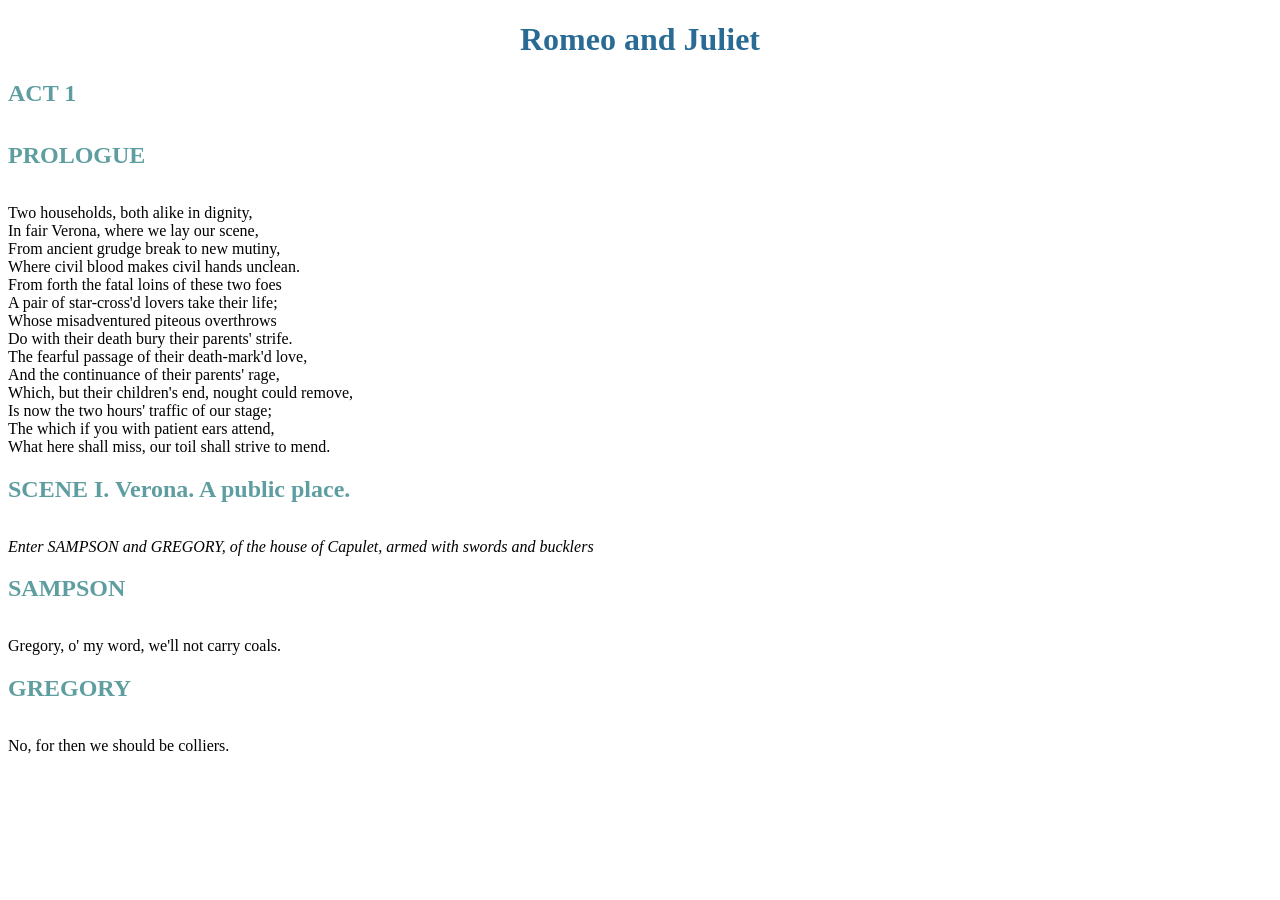
<file: dz1/index.html>
<!DOCTYPE html>
<html lang="en">
<head>
    <meta charset="UTF-8">
    <meta name="viewport" content="width=device-width, initial-scale=1.0">
    <title>Document</title>
    <link rel="stylesheet" href="style.css">
</head>
<body>
    <h1 class="page-title">Romeo and Juliet</h1>
    <h2>ACT 1</h2>
    <h2>PROLOGUE</h2>
    <p>
        Two households, both alike in dignity,<br>
In fair Verona, where we lay our scene,<br>
From ancient grudge break to new mutiny,<br>
Where civil blood makes civil hands unclean. <br>
From forth the fatal loins of these two foes <br> 
A pair of star-cross'd lovers take their life; <br>
Whose misadventured piteous overthrows <br>
Do with their death bury their parents' strife. <br>
The fearful passage of their death-mark'd love, <br>
And the continuance of their parents' rage, <br>
Which, but their children's end, nought could remove, <br>
Is now the two hours' traffic of our stage; <br>
The which if you with patient ears attend, <br>
What here shall miss, our toil shall strive to mend.<br>
    </p>

    <h2>SCENE I. Verona. A public place.</h2>
    <p style="font-style: italic;">Enter SAMPSON and GREGORY, of the house of Capulet, armed with swords and bucklers</p>

    <h2>SAMPSON</h2>
    <p>Gregory, o' my word, we'll not carry coals.</p>

    <h2>GREGORY</h2>
    <p>No, for then we should be colliers.</p>

</body>
</html>
</file>
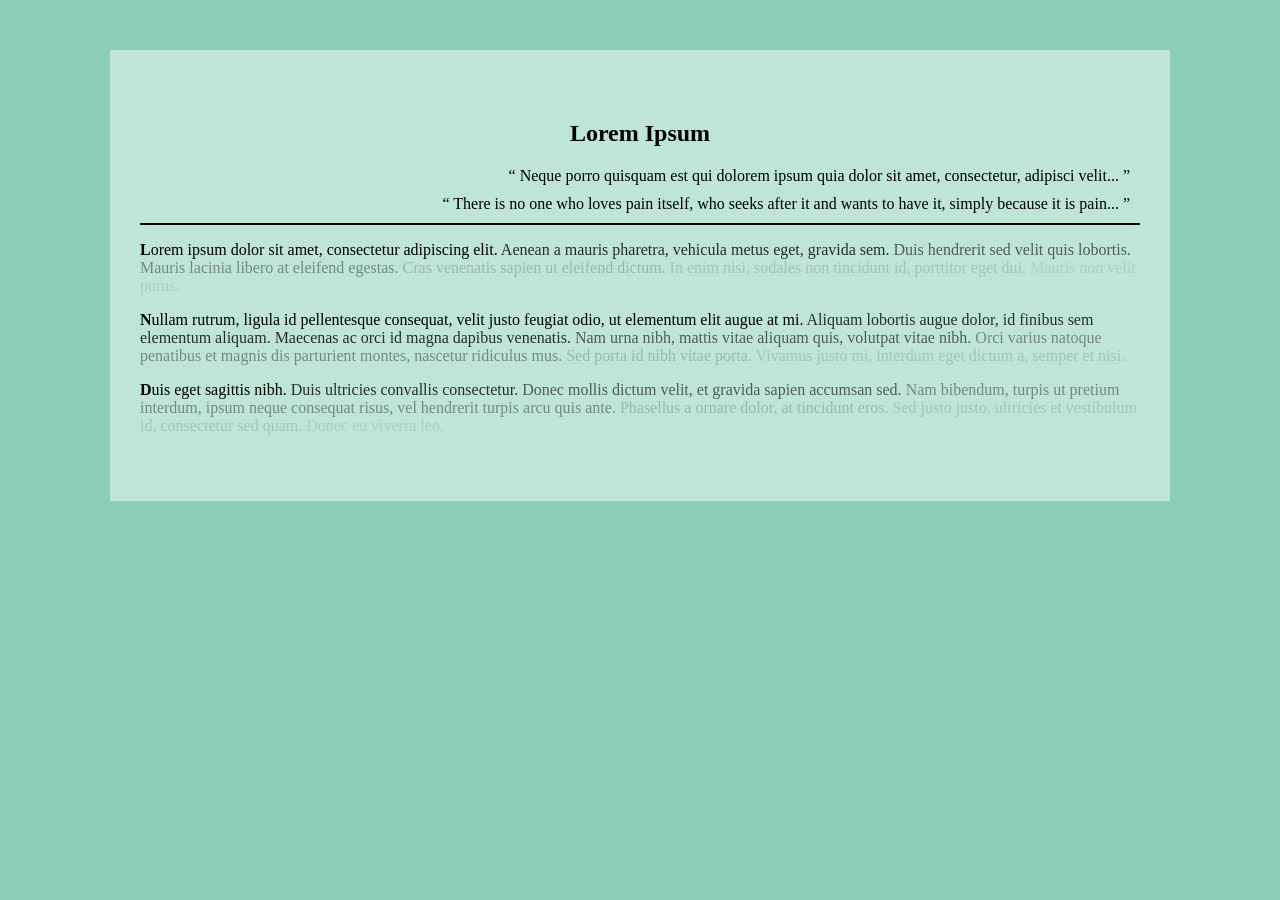
<file: dz3/index.html>
<!DOCTYPE html>
<html lang="en">
<head>
    <meta charset="UTF-8">
    <meta name="viewport" content="width=device-width, initial-scale=1.0">
    <title>Document</title>
    <link rel="stylesheet" href="style.css">
</head>
<body style="background-color: rgb(139, 205, 183);">
    <div class="container-one">
        <h2>Lorem Ipsum</h2>

        <q class="big-text">
            Neque porro quisquam est qui dolorem ipsum quia dolor sit amet, consectetur, adipisci velit...
        </q>

        <q class="small-text">
            There is no one who loves pain itself, who seeks after it and wants to have it, simply because it is pain...
        </q>

        <div class="line">

        </div>


        <p>
            <span class="sp-one"><b>L</b>orem ipsum dolor sit amet, consectetur adipiscing elit.</span>
            <span class="sp-two">Aenean a mauris pharetra, vehicula metus eget, gravida sem.</span> 
            <span class="sp-three">Duis hendrerit sed velit quis lobortis.</span>
            <span class="sp-four">Mauris lacinia libero at eleifend egestas.</span>
            <span class="sp-five">Cras venenatis sapien ut eleifend dictum.</span>
            <span class="sp-six">In enim nisi, sodales non tincidunt id, porttitor eget dui.</span> 
            <span class="sp-seven">Mauris non velit purus.</span>
        </p>

        <p>
          <span class="sp-one"></span><b>N</b>ullam rutrum, ligula id pellentesque consequat, velit justo feugiat odio, ut elementum elit augue at mi.</span> 
          <span class="sp-two">Aliquam lobortis augue dolor, id finibus sem elementum aliquam. Maecenas ac orci id magna dapibus venenatis.</span>
          <span class="sp-three">Nam urna nibh, mattis vitae aliquam quis, volutpat vitae nibh.</span>
          <span class="sp-four">Orci varius natoque penatibus et magnis dis parturient montes, nascetur ridiculus mus.</span>
          <span class="sp-five">Sed porta id nibh vitae porta.</span> 
          <span class="sp-six">Vivamus justo mi, interdum eget dictum a, semper et nisi.</span>
        </p>


        <p>
            <span class="sp-one"><b>D</b>uis eget sagittis nibh.</span> <span class="sp-two"> Duis ultricies convallis consectetur.</span> <span class="sp-three"> Donec mollis dictum velit, et gravida sapien accumsan sed.</span> <span class="sp-four">Nam bibendum, turpis ut pretium interdum, ipsum neque consequat risus, vel hendrerit turpis arcu quis ante.</span> <span class="sp-five"> Phasellus a ornare dolor, at tincidunt eros.</span> <span class="sp-six"> Sed justo justo, ultricies et vestibulum id, consectetur sed quam.</span> <span class="sp-seven">Donec eu viverra leo.</span> 
        </p>


    </div>
<!-- 
    <div class="container-two">

        <h2>Intersection</h2>

        <p>
            The intersection of two sets  <span>A</span> and <span>B</span>, denoted by A &cap; B, is the set of all objects that are members of both the sets A and B. In symbols,
        </p>

        <div class="formula">
            A &cap; B={x : x &isin;	A and x &isin;  B}
 
        </div>

        <p>
            That is, <span>x</span> is an element of the intersection A &cap; B if and only if <span>x</span> is both an element of <span>A</span> and an element of <span>B</span>.
        </p>

    </div> -->
</body>
</html>
</file>
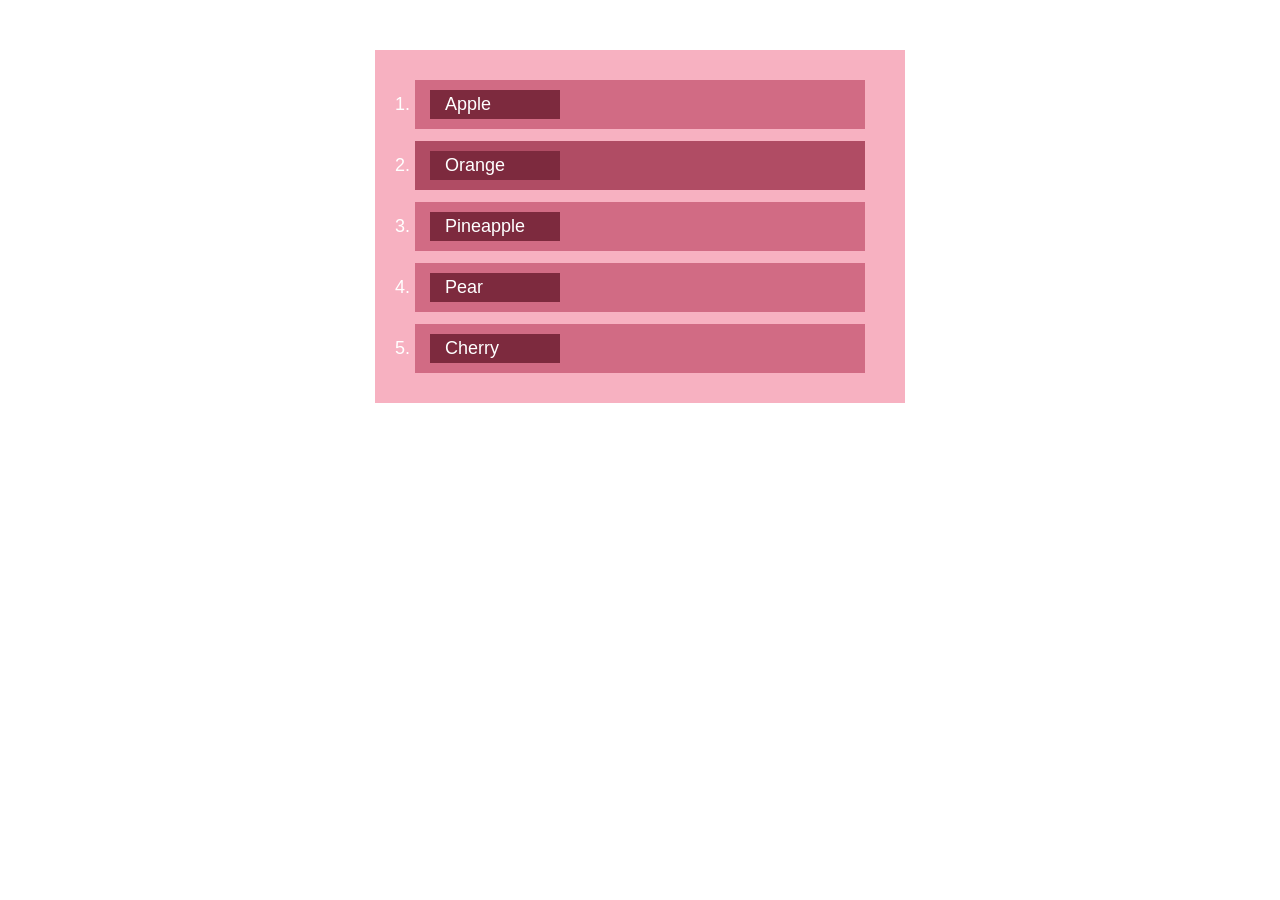
<file: dz4/index.html>
<!DOCTYPE html>
<html lang="ru">
<head>
    <meta charset="UTF-8">
    <title>Fruit List</title>
    <link rel="stylesheet" href="style.css">
</head>
<body>

    <!-- Упорядоченный список фруктов -->
    <ol class="fruit-list">
        <li><span>Apple</span></li>
        <!-- Добавляем класс 'active' для элемента с особым фоном -->
        <li class="active"><span>Orange</span></li>
        <li><span>Pineapple</span></li>
        <li><span>Pear</span></li>
        <li><span>Cherry</span></li>
    </ol>

</body>
</html>
</file>
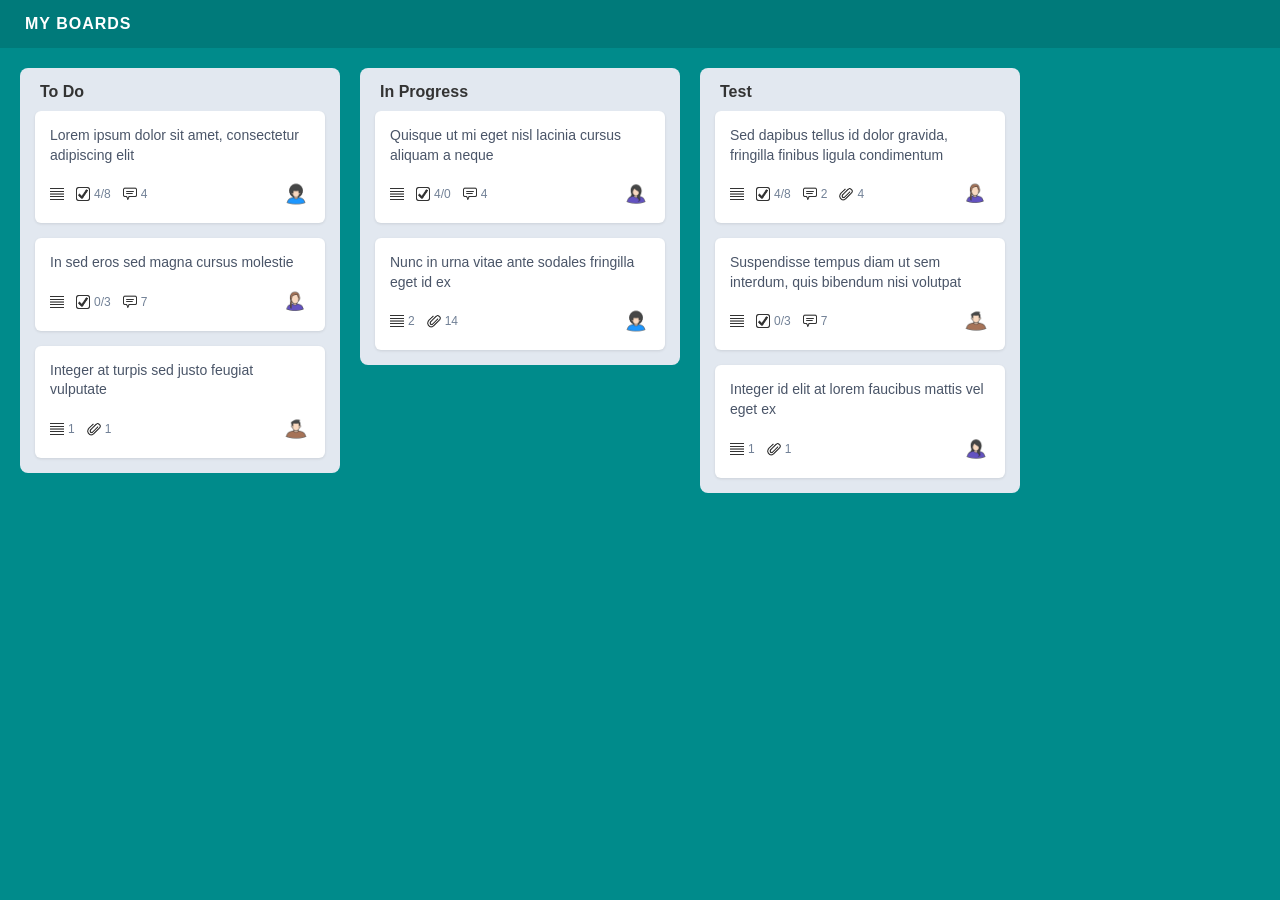
<file: dz5/index.html>
<!DOCTYPE html>
<html lang="ru">
<head>
    <meta charset="UTF-8">
    <title>My Boards</title>
    <link rel="stylesheet" href="style.css">
</head>
<body>

    <!-- Шапка страницы -->
    <header class="main-header">
        <h1>MY BOARDS</h1>
    </header>

    <!-- Контейнер для трех досок -->
    <main class="boards-container">
        
        <!-- Доска 1: To Do -->
        <section class="board">
            <h2 class="board-title">To Do</h2>
            <div class="board-cards">
                
                <div class="card">
                    <p class="card-text">Lorem ipsum dolor sit amet, consectetur adipiscing elit</p>
                    <div class="card-footer">
                        <div class="card-stats">
                            <span><img src="icons/justify_26.png" alt=""></span>
                            <span><img src="icons/checkbox_26.png" alt=""> 4/8</span>
                            <span><img src="icons/comments_26.png" alt=""> 4</span>
                        </div>
                        <img class="avatar" src="icons/avatar_1.png" alt="User">
                    </div>
                </div>

                <div class="card">
                    <p class="card-text">In sed eros sed magna cursus molestie</p>
                    <div class="card-footer">
                        <div class="card-stats">
                            <span><img src="icons/justify_26.png" alt=""></span>
                            <span><img src="icons/checkbox_26.png" alt=""> 0/3</span>
                            <span><img src="icons/comments_26.png" alt=""> 7</span>
                        </div>
                        <img class="avatar" src="icons/avatar_2.png" alt="User">
                    </div>
                </div>

                <div class="card">
                    <p class="card-text">Integer at turpis sed justo feugiat vulputate</p>
                    <div class="card-footer">
                        <div class="card-stats">
                            <span><img src="icons/justify_26.png" alt=""> 1</span>
                            <span><img src="icons/attach_26.png" alt=""> 1</span>
                        </div>
                        <img class="avatar" src="icons/avatar_3.png" alt="User">
                    </div>
                </div>

            </div>
        </section>

        <!-- Доска 2: In Progress -->
        <section class="board">
            <h2 class="board-title">In Progress</h2>
            <div class="board-cards">
                
                <div class="card">
                    <p class="card-text">Quisque ut mi eget nisl lacinia cursus aliquam a neque</p>
                    <div class="card-footer">
                        <div class="card-stats">
                            <span><img src="icons/justify_26.png" alt=""></span>
                            <span><img src="icons/checkbox_26.png" alt=""> 4/0</span>
                            <span><img src="icons/comments_26.png" alt=""> 4</span>
                        </div>
                        <img class="avatar" src="icons/avatar_4.png" alt="User">
                    </div>
                </div>

                <div class="card">
                    <p class="card-text">Nunc in urna vitae ante sodales fringilla eget id ex</p>
                    <div class="card-footer">
                        <div class="card-stats">
                            <span><img src="icons/justify_26.png" alt=""> 2</span>
                            <span><img src="icons/attach_26.png" alt=""> 14</span>
                        </div>
                        <img class="avatar" src="icons/avatar_1.png" alt="User">
                    </div>
                </div>

            </div>
        </section>

        <!-- Доска 3: Test -->
        <section class="board">
            <h2 class="board-title">Test</h2>
            <div class="board-cards">
                
                <div class="card">
                    <p class="card-text">Sed dapibus tellus id dolor gravida, fringilla finibus ligula condimentum</p>
                    <div class="card-footer">
                        <div class="card-stats">
                            <span><img src="icons/justify_26.png" alt=""></span>
                            <span><img src="icons/checkbox_26.png" alt=""> 4/8</span>
                            <span><img src="icons/comments_26.png" alt=""> 2</span>
                            <span><img src="icons/attach_26.png" alt=""> 4</span>
                        </div>
                        <img class="avatar" src="icons/avatar_2.png" alt="User">
                    </div>
                </div>

                <div class="card">
                    <p class="card-text">Suspendisse tempus diam ut sem interdum, quis bibendum nisi volutpat</p>
                    <div class="card-footer">
                        <div class="card-stats">
                            <span><img src="icons/justify_26.png" alt=""></span>
                            <span><img src="icons/checkbox_26.png" alt=""> 0/3</span>
                            <span><img src="icons/comments_26.png" alt=""> 7</span>
                        </div>
                        <img class="avatar" src="icons/avatar_3.png" alt="User">
                    </div>
                </div>

                <div class="card">
                    <p class="card-text">Integer id elit at lorem faucibus mattis vel eget ex</p>
                    <div class="card-footer">
                        <div class="card-stats">
                            <span><img src="icons/justify_26.png" alt=""> 1</span>
                            <span><img src="icons/attach_26.png" alt=""> 1</span>
                        </div>
                        <img class="avatar" src="icons/avatar_4.png" alt="User">
                    </div>
                </div>

            </div>
        </section>

    </main>

</body>
</html>
</file>
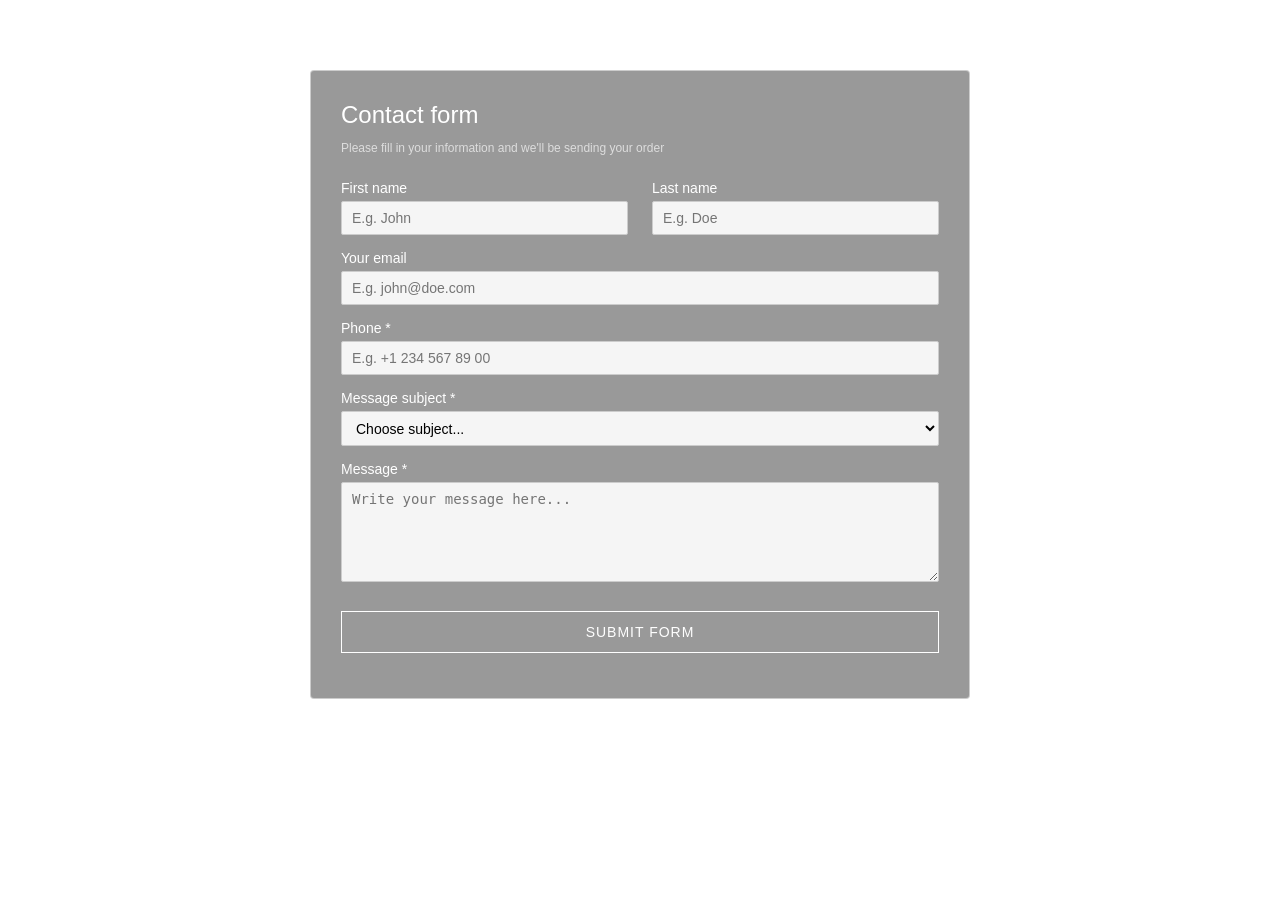
<file: dz6/index.html>
<!DOCTYPE html>
<html lang="ru">
<head>
    <meta charset="UTF-8">
    <title>Практическое задание 1 - Модуль 10</title>
    <link rel="stylesheet" href="style.css">
</head>
<body>

<div class="wrapper">
    <div class="contact-form">
        <h2>Contact form</h2>
        <p>Please fill in your information and we'll be sending your order</p>

        <form action="#" method="POST">
            
            <div class="form-row">
                <div class="half-width">
                    <label>First name</label>
                    <input type="text" class="input-text" placeholder="E.g. John">
                </div>
                <div class="half-width-right">
                    <label>Last name</label>
                    <input type="text" class="input-text" placeholder="E.g. Doe">
                </div>
                <div class="clear"></div>
            </div>

            <div class="form-row">
                <label>Your email</label>
                <input type="email" class="input-text" placeholder="E.g. john@doe.com" required>
            </div>

            <div class="form-row">
                <label>Phone *</label>
                <input type="text" class="input-text" placeholder="E.g. +1 234 567 89 00" required>
            </div>

            <div class="form-row">
                <label>Message subject *</label>
                <select class="input-text" required>
                    <option value="">Choose subject...</option>
                    <option value="support">Technical Support</option>
                    <option value="sales">Sales Department</option>
                    <option value="other">Other</option>
                </select>
            </div>

            <div class="form-row">
                <label>Message *</label>
                <textarea class="input-text" placeholder="Write your message here..." required></textarea>
            </div>

            <div class="form-row">
                <button type="submit" class="submit-btn">Submit Form</button>
            </div>

        </form>
    </div>
</div>

</body>
</html>
</file>
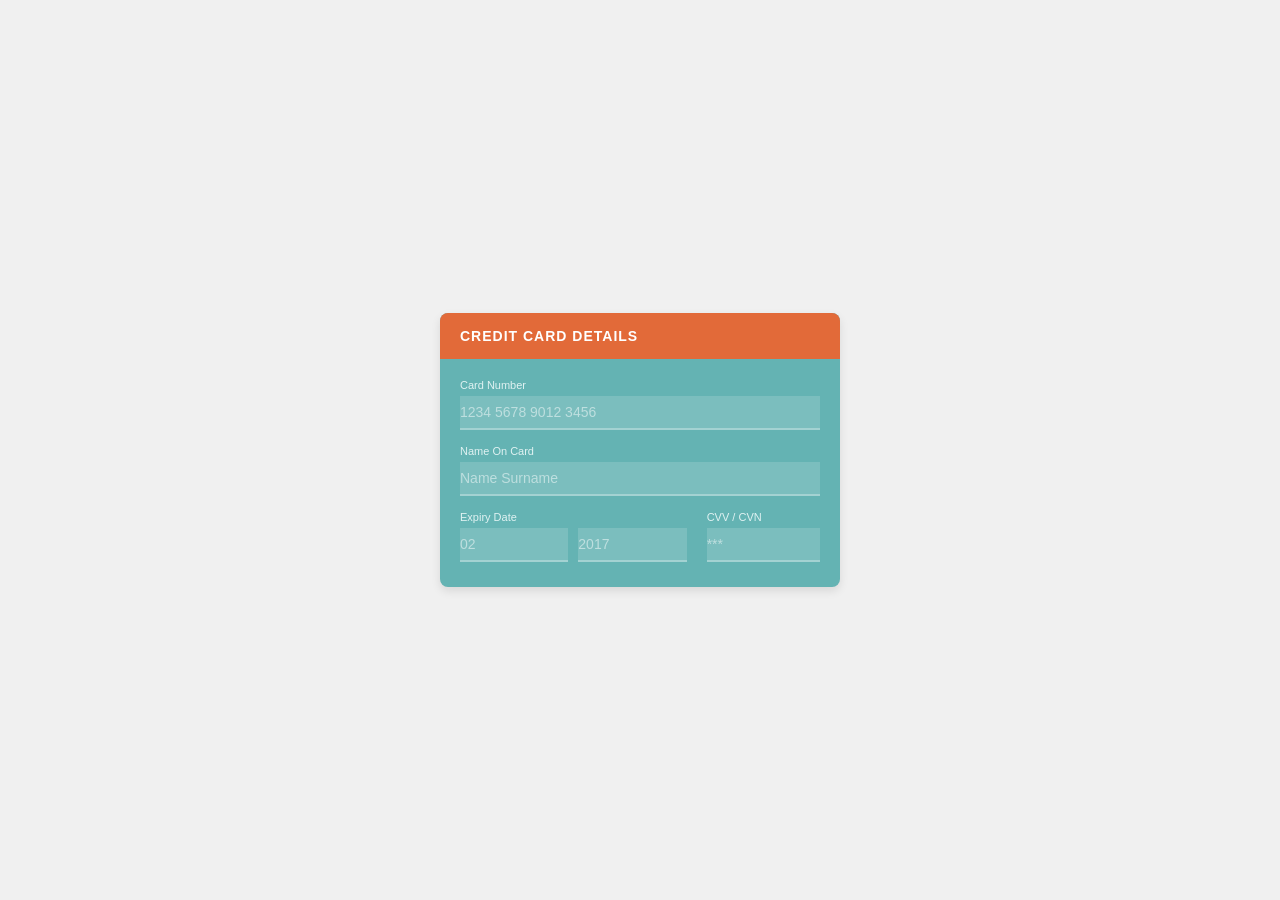
<file: dz7/index.html>
<!DOCTYPE html>
<html lang="ru">
<head>
    <meta charset="UTF-8">
    <meta name="viewport" content="width=device-width, initial-scale=1.0">
    <title>Credit Card Details</title>
    <link rel="stylesheet" href="style.css">
</head>
<body>

    <form class="card-form" onsubmit="return false;">
        <div class="form-header">CREDIT CARD DETAILS</div>

        <div class="input-group">
            <label for="card-number">Card Number</label>
            <input type="text" id="card-number" placeholder="1234 5678 9012 3456" maxlength="19">
        </div>

        <div class="input-group">
            <label for="card-holder">Name On Card</label>
            <input type="text" id="card-holder" placeholder="Name Surname">
        </div>

        <div class="form-row">
            <div class="expiry-block">
                <label>Expiry Date</label>
                <div class="expiry-inputs">
                    <input type="text" placeholder="02" maxlength="2">
                    <input type="text" placeholder="2017" maxlength="4">
                </div>
            </div>

            <div class="cvv-block">
                <label for="cvv">CVV / CVN</label>
                <input type="password" id="cvv" placeholder="***" maxlength="3">
            </div>
        </div>
    </form>

</body>
</html>
</file>
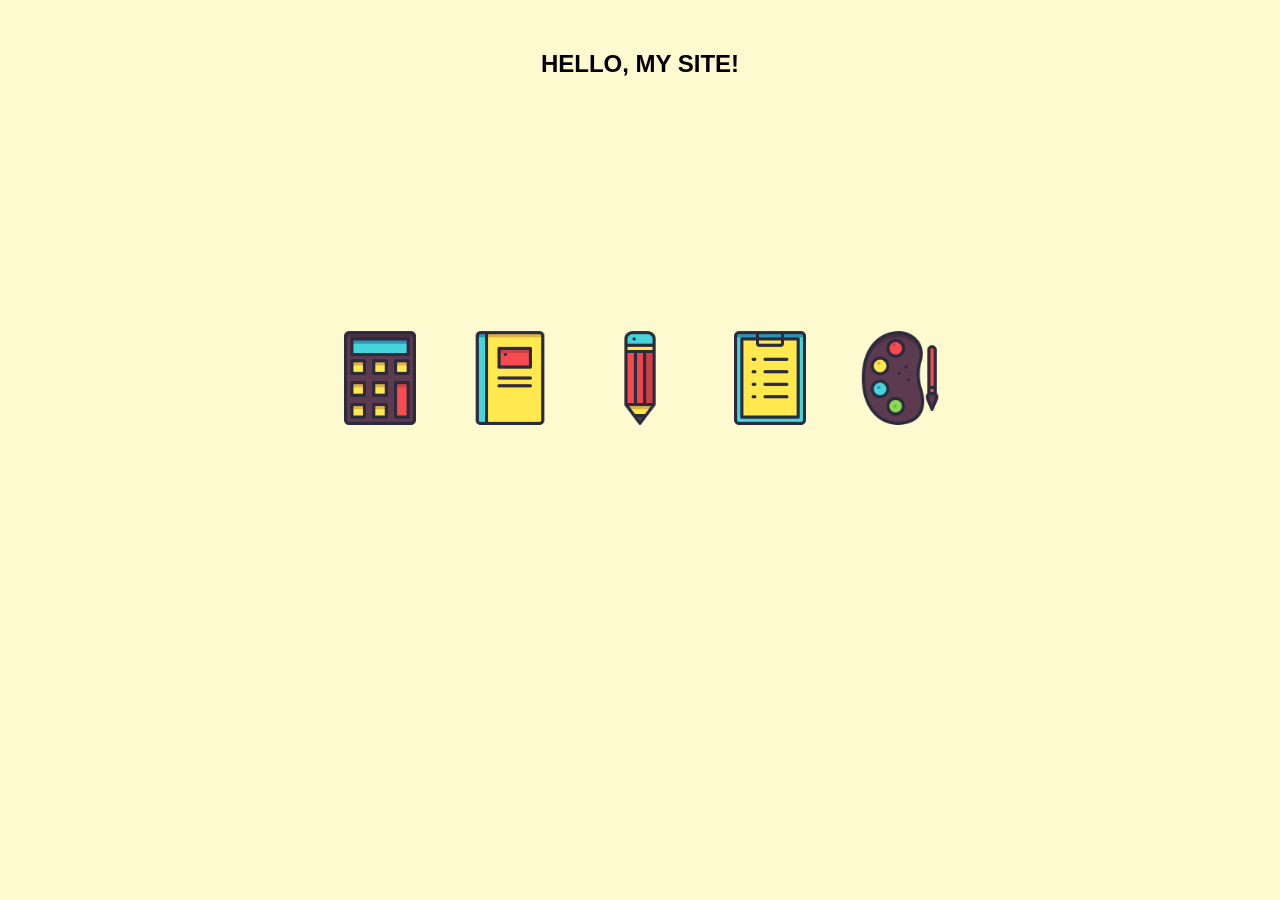
<file: dz8/index.html>
<!DOCTYPE html>
<html lang="ru">
<head>
    <meta charset="UTF-8">
    <title>Задание 3</title>
    <link rel="stylesheet" href="style.css">
</head>
<body>

    <h1>HELLO, MY SITE!</h1>

    <div class="container">
        <img src="icons/calc.png" alt="calc" class="icon i1">
        <img src="icons/book.png" alt="book" class="icon i2">
        <img src="icons/pencil.png" alt="pencil" class="icon i3">
        <img src="icons/paper.png" alt="paper" class="icon i4">
        <img src="icons/pallete.png" alt="pallete" class="icon i5">
    </div>

</body>
</html>
</file>
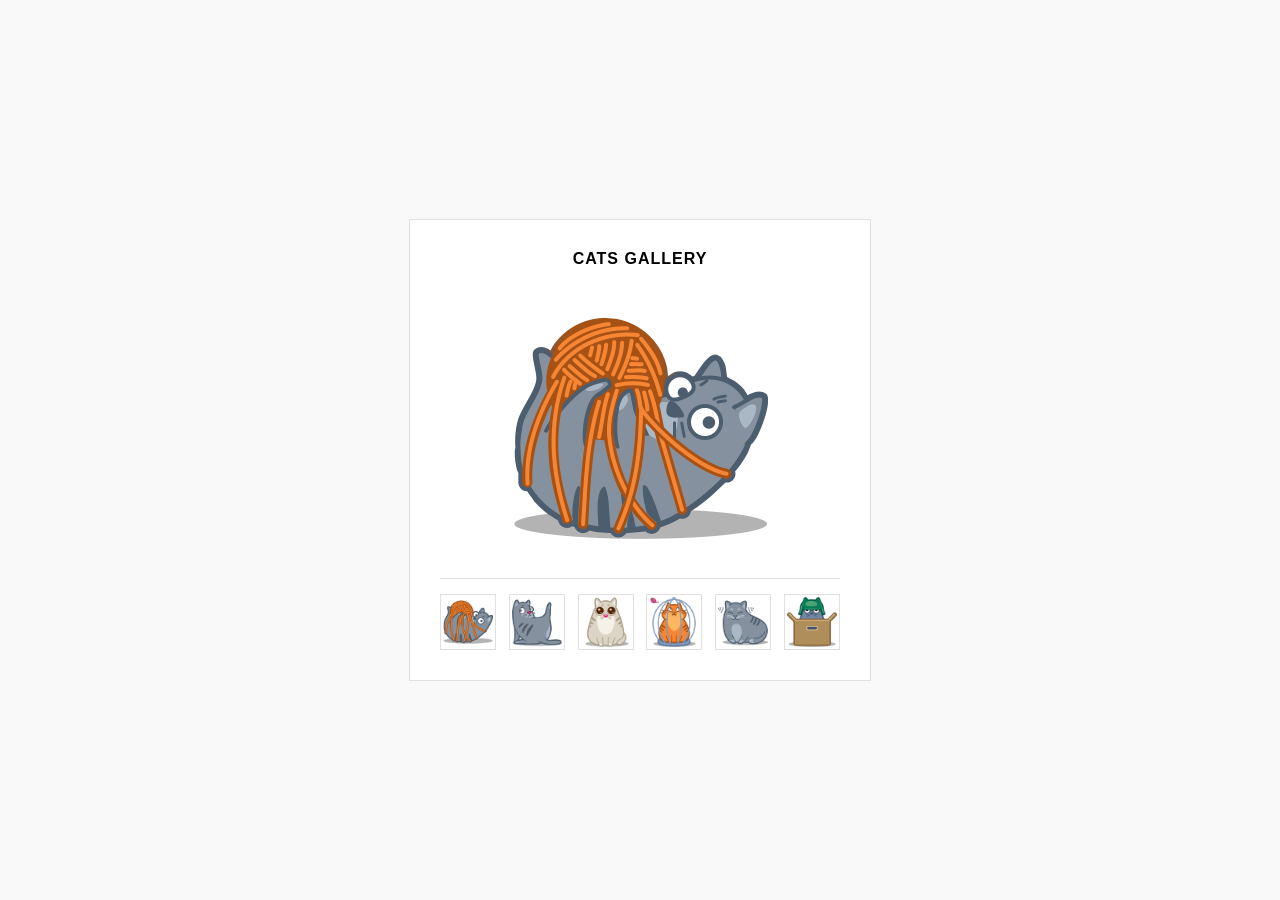
<file: dz2/wiki/gallery/index.html>
<!DOCTYPE html>
<html lang="ru">
<head>
    <meta charset="UTF-8">
    <title>Cats Gallery</title>
    <link rel="stylesheet" href="style.css">
</head>
<body>

<div class="gallery">
    <h1>CATS GALLERY</h1>
    
    <div class="big-image-container">
        <img id="main-pic" src="images/cat_tied_256.png" alt="Cat">
    </div>
    
    <div class="thumbnails-container">
        <img src="images/cat_tied_64.png" onclick="document.getElementById('main-pic').src='images/cat_tied_256.png'">
        <img src="images/cat_clean_64.png" onclick="document.getElementById('main-pic').src='images/cat_clean_256.png'">
        <img src="images/cat_eyes_64.png" onclick="document.getElementById('main-pic').src='images/cat_eyes_256.png'">
        <img src="images/cat_cage_64.png" onclick="document.getElementById('main-pic').src='images/cat_cage_256.png'">
        <img src="images/cat_purr_64.png" onclick="document.getElementById('main-pic').src='images/cat_purr_256.png'">
        <img src="images/cat_box_64.png" onclick="document.getElementById('main-pic').src='images/cat_box_256.png'">
    </div>
</div>

</body>
</html>
</file>
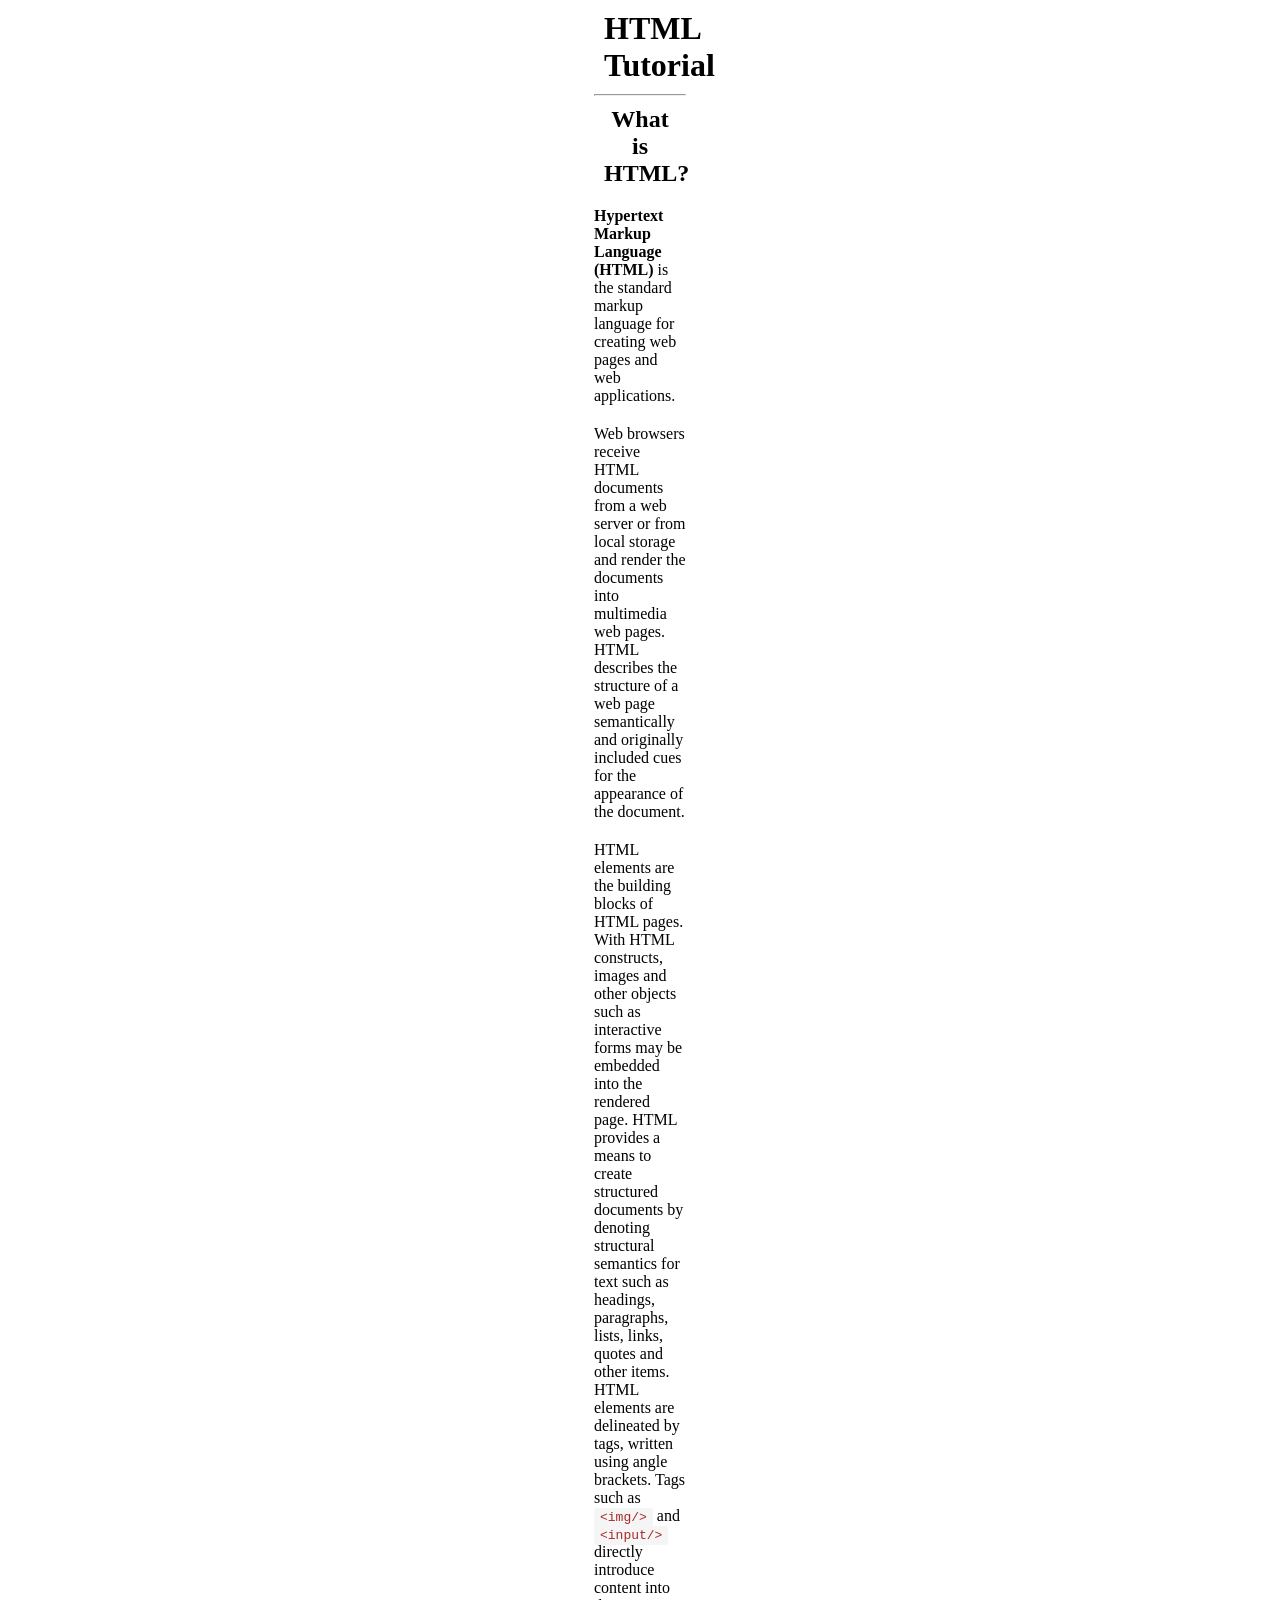
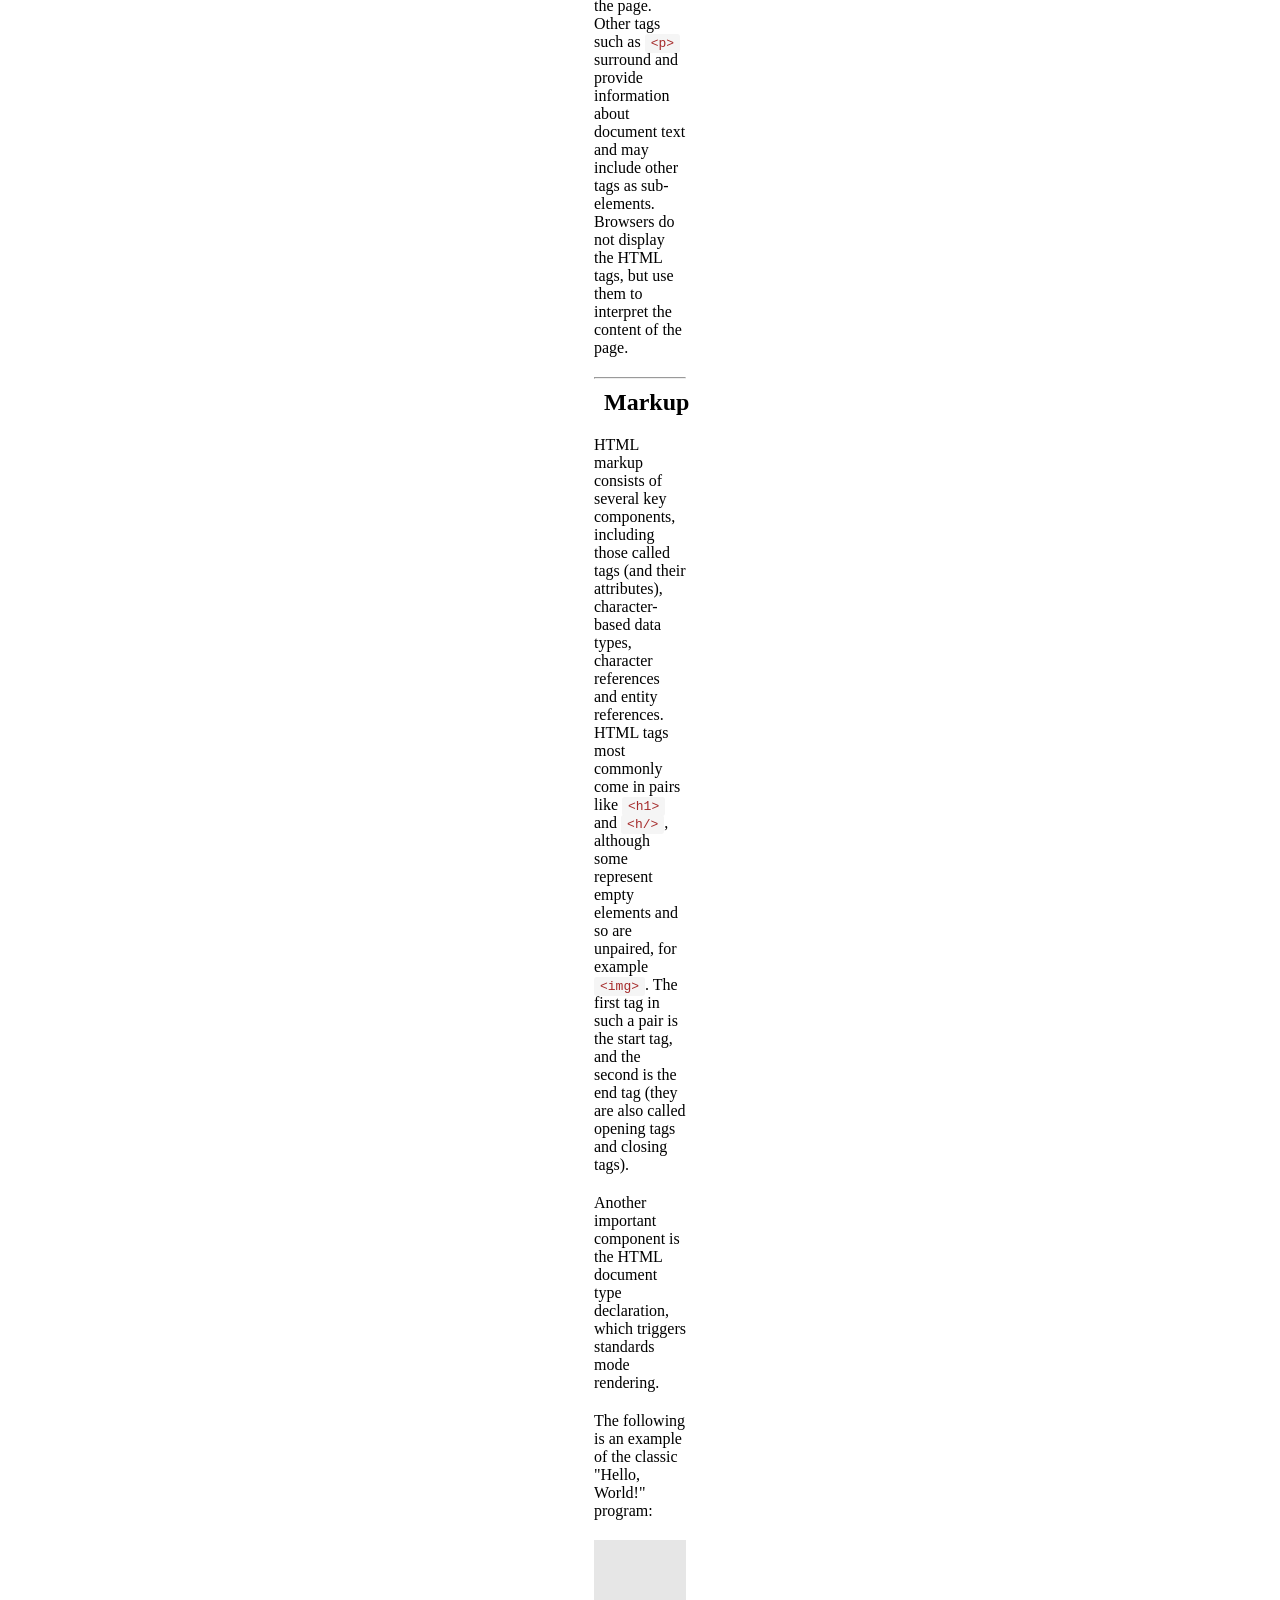
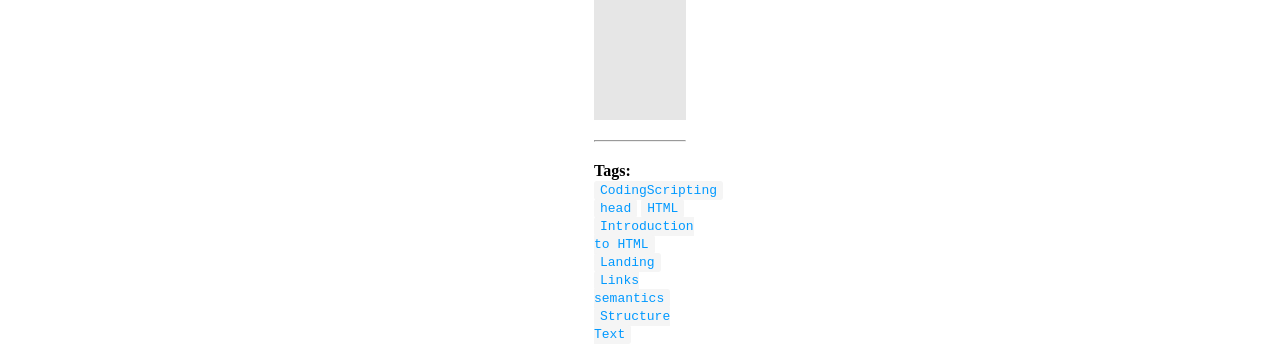
<file: dz1/html-tutorial.html>
<!DOCTYPE html>
<html lang="en">
<head>
    <meta charset="UTF-8">
    <meta name="viewport" content="width=device-width, initial-scale=1.0">
    <title>Document</title>
    <link rel="stylesheet" href="html-tutorial.css">
</head>
<body>
    <div class="main">
        <h1>HTML Tutorial</h1>
        <hr>
        <h2>What is HTML?</h2>
        
            <p>
                <b>Hypertext Markup Language (HTML)</b> is the standard markup language for creating web pages and web applications.
            </p>
            <p>
                Web browsers receive HTML documents from a web server or from local storage and render the documents into multimedia web pages. HTML describes the structure of a web page semantically and originally included cues for the appearance of the document.
            </p>
            <p>
                HTML elements are the building blocks of HTML pages. With HTML constructs, images and other objects such as interactive forms may be embedded into the rendered page. HTML provides a means to create structured documents by denoting structural semantics for text such as headings, paragraphs, lists, links, quotes and other items. HTML elements are delineated by tags, written using angle brackets. Tags such as <code>&lt;img/&gt;</code> and <code>&lt;input/&gt;</code> directly introduce content into the page. Other tags such as <code>&lt;p&gt;</code> surround and provide information about document text and may include other tags as sub-elements. Browsers do not display the HTML tags, but use them to interpret the content of the page.
            </p>

            <hr>

        <h2>Markup</h2>

        <p>HTML markup consists of several key components, including those called tags (and their attributes), character-based data types, character references and entity references. HTML tags most commonly come in pairs like <code> &lt;h1&gt; </code>and <code>&lt;h/&gt;</code>, although some represent empty elements and so are unpaired, for example <code>&lt;img&gt;</code>. The first tag in such a pair is the start tag, and the second is the end tag (they are also called opening tags and closing tags).</p>

        <p>Another important component is the HTML document type declaration, which triggers standards mode rendering.</p>

        <p>The following is an example of the classic "Hello, World!" program:</p>
    </div>
    <div class="markup">
        <pre>
           <code>
                &lt;!DOCTYPE html&gt;
                &lt;html&gt;
                    &lt;head&gt;
                        &lt;title&gt;<span>This is a title</span>&lt;/title&gt;
                    &lt;/head&gt;
                    &lt;body&gt;
                            &lt;p&gt;<span>Hello world!</span>&lt;/p&gt;
                        &lt;/body&gt;
                    &lt;/html&gt;
            </code>
        </pre>
        <hr>
    </div>
    <div class="tags">

        <p><b>Tags:</b> <code>CodingScripting</code> <code>head</code> <code> HTML</code> <code>Introduction to HTML</code> <code>Landing</code> <code>Links semantics</code> <code>Structure Text</code></p>
    </div>
</body>
</html>
</file>
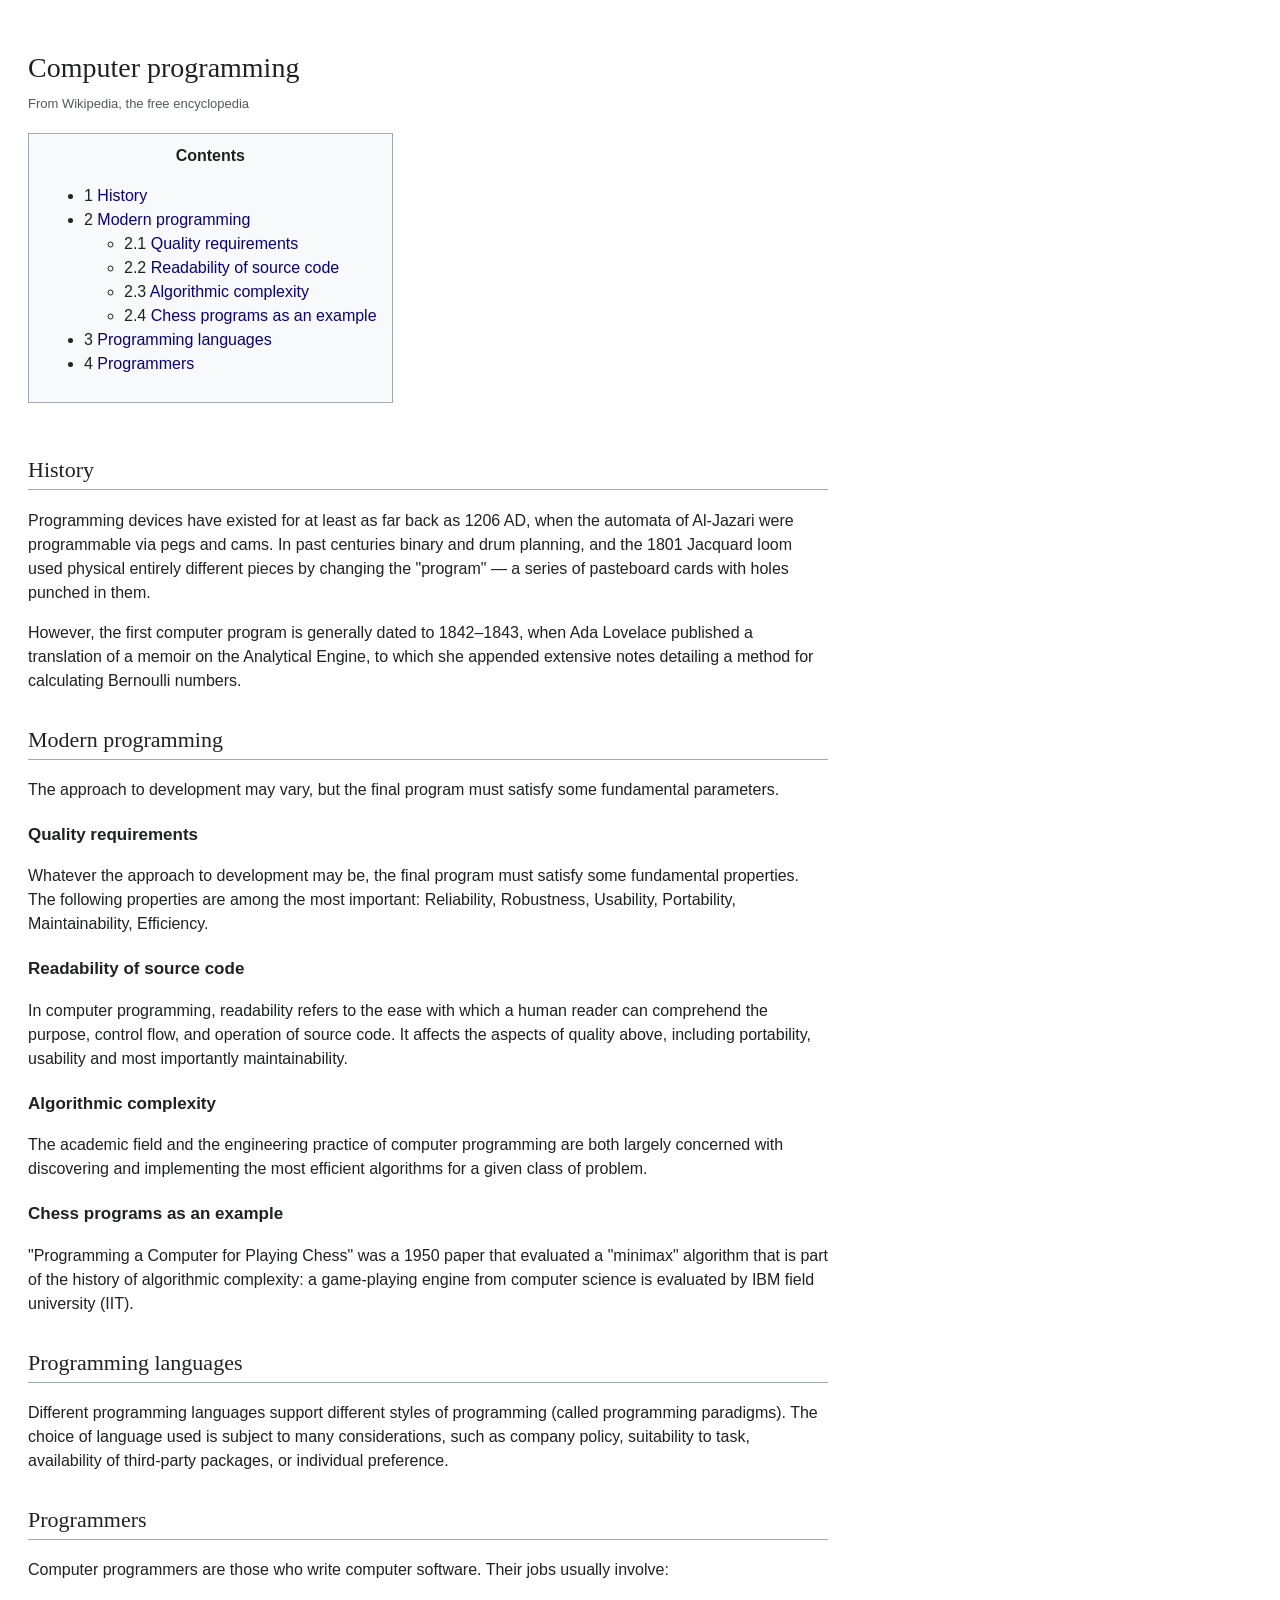
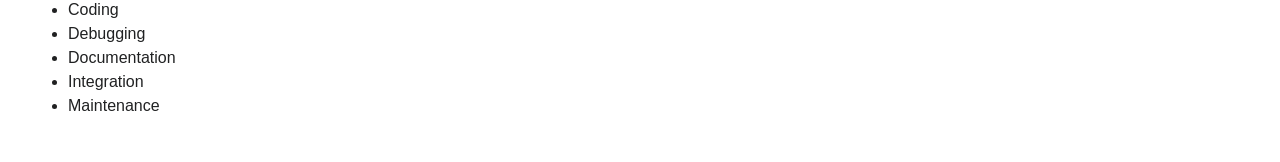
<file: dz2/wiki/wiki.html>
<!DOCTYPE html>
<html lang="ru">
<head>
    <meta charset="UTF-8">
    <title>Computer programming</title>
    <link rel="stylesheet" href="style.css">
</head>
<body>

    <h1>Computer programming</h1>
    
    <p class="subtitle">From Wikipedia, the free encyclopedia</p>

    <!-- Блок содержания (Contents) -->
    <div class="contents-box">
        <p class="contents-title">Contents</p>
        <ul>
            <li>1 <a href="#history">History</a></li>
            <li>2 <a href="#modern">Modern programming</a>
                <ul>
                    <li>2.1 <a href="#requirements">Quality requirements</a></li>
                    <li>2.2 <a href="#readability">Readability of source code</a></li>
                    <li>2.3 <a href="#complexity">Algorithmic complexity</a></li>
                    <li>2.4 <a href="#chess">Chess programs as an example</a></li>
                </ul>
            </li>
            <li>3 <a href="#languages">Programming languages</a></li>
            <li>4 <a href="#programmers">Programmers</a></li>
        </ul>
    </div>

    <h2 id="history">History</h2>
    <p>Programming devices have existed for at least as far back as 1206 AD, when the automata of Al-Jazari were programmable via pegs and cams. In past centuries binary and drum planning, and the 1801 Jacquard loom used physical entirely different pieces by changing the "program" — a series of pasteboard cards with holes punched in them.</p>
    <p>However, the first computer program is generally dated to 1842–1843, when Ada Lovelace published a translation of a memoir on the Analytical Engine, to which she appended extensive notes detailing a method for calculating Bernoulli numbers.</p>

    <h2 id="modern">Modern programming</h2>
    <p>The approach to development may vary, but the final program must satisfy some fundamental parameters.</p>

    <h3 id="requirements">Quality requirements</h3>
    <p>Whatever the approach to development may be, the final program must satisfy some fundamental properties. The following properties are among the most important: Reliability, Robustness, Usability, Portability, Maintainability, Efficiency.</p>

    <h3 id="readability">Readability of source code</h3>
    <p>In computer programming, readability refers to the ease with which a human reader can comprehend the purpose, control flow, and operation of source code. It affects the aspects of quality above, including portability, usability and most importantly maintainability.</p>

    <h3 id="complexity">Algorithmic complexity</h3>
    <p>The academic field and the engineering practice of computer programming are both largely concerned with discovering and implementing the most efficient algorithms for a given class of problem.</p>

    <h3 id="chess">Chess programs as an example</h3>
    <p>"Programming a Computer for Playing Chess" was a 1950 paper that evaluated a "minimax" algorithm that is part of the history of algorithmic complexity: a game-playing engine from computer science is evaluated by IBM field university (IIT).</p>

    <h2 id="languages">Programming languages</h2>
    <p>Different programming languages support different styles of programming (called programming paradigms). The choice of language used is subject to many considerations, such as company policy, suitability to task, availability of third-party packages, or individual preference.</p>

    <h2 id="programmers">Programmers</h2>
    <p>Computer programmers are those who write computer software. Their jobs usually involve:</p>
    <ul>
        <li>Coding</li>
        <li>Debugging</li>
        <li>Documentation</li>
        <li>Integration</li>
        <li>Maintenance</li>
    </ul>

</body>
</html>
</file>
<file: dz1/style.css>
.page-title
{
    text-align: center;
    color: rgb(41, 107, 148);
}

h2
{
    padding: 0px 0px 15px;
    color: cadetblue;
}
</file>
<file: dz3/style.css>
.container-one{
    background-color: rgb(191, 229, 216);
    width: 1000px;
    margin: 50px auto;
    padding: 50px 30px;
}

.container-one h2{
    text-align: center;
}

.container-one q {
    display: block;/*из строчного в строчно блочный*/
    text-align: right;
    margin: 10px;
}

.container-one .line{
    height: 2px;
    background-color: rgb(5, 5, 5);
}

.container-one .sp-two
{
    color: rgb(0, 0, 0,0.8);
}

.container-one .sp-three
{
    color: rgb(0, 0,0, 0.6);
}

.container-one .sp-four
{
    color: rgb(0, 0,0, 0.4);
}

.container-one .sp-five
{
    color: rgb(0, 0,0, 0.2);
}

.container-one .sp-six
{
    color: rgb(0, 0,0, 0.15);
}

.container-one .sp-seven
{
    color: rgb(0, 0,0, 0.10);
}

/* 2 */

.container-two
{
        background-color: rgb(191, 229, 216);
    width: 1000px;
    margin: 50px auto;
    padding: 50px 30px;
}

.container-two .formula
{
    background-color: cadetblue;
    padding: 10px;
    width: max-content;
    margin: auto;
}

.container-two span{
    color: cadetblue;
    font-weight: bold;
}
</file>
<file: dz4/style.css>
/* Общие стили страницы для центрирования */
body {
    font-family: Arial, sans-serif;
    background-color: #ffffff;
    margin: 0;
    padding: 50px;
    display: flex;
    justify-content: center;
}

/* 1. Светлый фон у всего списка + внешние/внутренние отступы */
.fruit-list {
    background-color: #f7b1c1; /* Светло-розовый фон всего списка */
    padding: 30px 40px;        /* Внутренние поля списка */
    margin: 0;
    width: 450px;              /* Фиксированная ширина как на макете */
}

/* Стили для каждого элемента списка */
.fruit-list li {
    background-color: #d16b84; /* Стандартный фон для элементов списка */
    color: #ffffff;            /* Белый цвет цифр и текста */
    padding: 10px 15px;        /* Внутренние отступы строк */
    margin-bottom: 12px;       /* Расстояние между строками */
    font-size: 18px;
}

/* Удаляем нижний маргин у последнего элемента */
.fruit-list li:last-child {
    margin-bottom: 0;
}

/* 2. Более темный фон у ОДНОГО выбранного элемента списка (Orange) */
.fruit-list li.active {
    background-color: #b04c64; /* Фон темнее, чем у остальных */
}

/* 3. Самый темный фон только под самим текстом */
.fruit-list li span {
    background-color: #7d2a3e; /* Самый темный бордовый фон */
    padding: 4px 15px;         /* Отступы вокруг текста, чтобы фон смотрелся красиво */
    display: inline-block;     /* Позволяет правильно применять padding к тексту */
    min-width: 100px;          /* Задаем минимальную ширину плашки под текст */
}
</file>
<file: dz5/style.css>
/* Базовые стили страницы */
html, body {
    margin: 0;
    padding: 0;
    height: 100%;
    font-family: Arial, sans-serif;
    background-color: #008b8b; /* Бирюзовый фон */
    display: flex;
    flex-direction: column;
    overflow: hidden; /* Запрещаем общий скролл страницы */
}

/* Фиксированная шапка */
.main-header {
    background-color: #007a7a;
    padding: 15px 25px;
    color: #ffffff;
    flex-shrink: 0;
}

.main-header h1 {
    margin: 0;
    font-size: 16px;
    letter-spacing: 1px;
}

/* Контейнер для досок */
.boards-container {
    display: flex;
    flex-direction: row;
    gap: 20px;
    padding: 20px;
    flex-grow: 1;
    overflow-x: auto; /* Появится горизонтальный скролл, если сжать окно браузера */
    align-items: flex-start;
}

/* Стили доски */
.board {
    background-color: #e2e8f0;
    border-radius: 8px;
    width: 320px;              /* Стабильная ширина в пределах 300-400px */
    min-width: 320px;
    max-height: 100%;          /* Доска не станет выше экрана */
    display: flex;
    flex-direction: column;
    box-sizing: border-box;
    padding-bottom: 10px;
}

/* Заголовок доски */
.board-title {
    margin: 0;
    padding: 15px 20px 10px 20px;
    font-size: 16px;
    color: #333333;
    font-weight: bold;
}

/* Скролл для карточек внутри доски */
.board-cards {
    padding: 0 15px;
    overflow-y: auto; /* Появится вертикальный скролл, если уменьшить высоту браузера */
    flex-grow: 1;
}

/* Карточка задачи */
.card {
    background-color: #ffffff;
    border-radius: 6px;
    padding: 15px;
    margin-bottom: 15px;
    box-shadow: 0 1px 3px rgba(0, 0, 0, 0.1);
}

.card:last-child {
    margin-bottom: 5px;
}

.card-text {
    margin: 0 0 15px 0;
    font-size: 14px;
    line-height: 1.4;
    color: #4a5568;
}

/* Нижняя панель карточки */
.card-footer {
    display: flex;
    justify-content: space-between;
    align-items: center;
}

/* Иконки метрик */
.card-stats {
    display: flex;
    gap: 12px;
    font-size: 12px;
    color: #718096;
    align-items: center;
}

.card-stats span {
    display: flex;
    align-items: center;
    gap: 4px;
}

.card-stats img {
    height: 14px;
    width: auto;
}

/* Аватар */
.avatar {
    width: 28px;
    height: 28px;
    border-radius: 50%;
    object-fit: cover;
}
</file>
<file: dz6/style.css>
body {
    font-family: Arial, sans-serif;
    color: #ffffff;
    margin: 0;
    padding: 0;
    /* Фоновое изображение (подберите свое или оставьте эту заглушку) */
    background-image: url('https://picsum.photos');
    background-size: cover;
    background-position: center;
    background-attachment: fixed;
}

.wrapper {
    width: 100%;
    max-width: 700px;
    margin: 50px auto;
    padding: 20px;
    box-sizing: border-box;
}

.contact-form {
    background: rgba(0, 0, 0, 0.4); /* Прозрачный черный фон */
    border: 1px solid rgba(255, 255, 255, 0.5);
    padding: 30px;
    border-radius: 4px;
}

.contact-form h2 {
    margin-top: 0;
    font-weight: normal;
    font-size: 24px;
    margin-bottom: 5px;
}

.contact-form p {
    font-size: 12px;
    color: #dddddd;
    margin-bottom: 25px;
}

.form-row {
    margin-bottom: 15px;
}

.form-row label {
    display: block;
    font-size: 14px;
    margin-bottom: 5px;
}

.input-text {
    width: 100%;
    padding: 8px 10px;
    background: rgba(255, 255, 255, 0.9);
    border: 1px solid #ccc;
    border-radius: 2px;
    box-sizing: border-box;
    font-size: 14px;
}

.half-width {
    width: 48%;
    display: inline-block;
}

.half-width-right {
    width: 48%;
    display: inline-block;
    float: right;
}

.clear {
    clear: both;
}

select.input-text {
    width: 100%;
    height: 35px;
}

textarea.input-text {
    height: 100px;
    resize: vertical;
}

.submit-btn {
    width: 100%;
    background: transparent;
    border: 1px solid #ffffff;
    color: #ffffff;
    padding: 12px;
    font-size: 14px;
    text-transform: uppercase;
    cursor: pointer;
    margin-top: 10px;
    letter-spacing: 1px;
}

.submit-btn:hover {
    background: rgba(255, 255, 255, 0.2);
}
</file>
<file: dz7/style.css>
body {
    font-family: Arial, sans-serif;
    background-color: #f0f0f0;
    display: flex;
    justify-content: center;
    align-items: center;
    height: 100vh;
    margin: 0;
}

.card-form {
    background-color: #64b3b3;
    width: 400px;
    border-radius: 8px;
    overflow: hidden;
    box-shadow: 0 4px 10px rgba(0, 0, 0, 0.1);
    padding-bottom: 25px;
}

.form-header {
    background-color: #e26a39;
    color: white;
    font-weight: bold;
    font-size: 14px;
    letter-spacing: 1px;
    padding: 15px 20px;
    margin-bottom: 20px;
}

.input-group {
    padding: 0 20px;
    margin-bottom: 15px;
}

label {
    display: block;
    color: #e0f2f2;
    font-size: 11px;
    margin-bottom: 5px;
}

input {
    width: 100%;
    background-color: rgba(255, 255, 255, 0.15);
    border: none;
    border-bottom: 2px solid rgba(255, 255, 255, 0.3);
    padding: 8px 0;
    color: white;
    font-size: 14px;
    outline: none;
    box-sizing: border-box;
}

input::placeholder {
    color: rgba(255, 255, 255, 0.5);
}

.form-row {
    display: flex;
    padding: 0 20px;
    gap: 20px;
}

.expiry-block {
    flex: 2;
}

.expiry-inputs {
    display: flex;
    gap: 10px;
}

.cvv-block {
    flex: 1;
}
</file>
<file: dz8/style.css>
body {
    background-color: #fdfad0;
    font-family: sans-serif;
    text-align: center;
    margin-top: 50px;
}
 
h1 {
    font-size: 24px;
    margin-bottom: 50px;
}

.container {
    display: flex;
    justify-content: center;
    align-items: flex-end;
    gap: 30px;
    height: 300px;
    overflow: hidden;
}

.icon {
    width: 100px;
    opacity: 0;
    transform: translateY(100%);
    animation: slideUp 2s ease forwards;
}

.i1 { animation-delay: 0s; }
.i2 { animation-delay: 0.5s; }
.i3 { animation-delay: 1s; }
.i4 { animation-delay: 1.5s; }
.i5 { animation-delay: 2s; }

@keyframes slideUp {
    to {
        opacity: 1;
        transform: translateY(0);
    }
}
</file>
<file: dz2/wiki/gallery/style.css>
body {
    display: flex;
    justify-content: center;
    align-items: center;
    height: 100vh;
    margin: 0;
    background-color: #f9f9f9;
    font-family: sans-serif;
}

.gallery {
    background-color: #ffffff;
    border: 1px solid #e0e0e0;
    padding: 30px;
    text-align: center;
    width: 400px;
}

h1 {
    font-size: 16px;
    letter-spacing: 1px;
    margin-top: 0;
    margin-bottom: 30px;
}

.big-image-container {
    height: 260px;
    display: flex;
    justify-content: center;
    align-items: center;
    margin-bottom: 20px;
}

.big-image-container img {
    max-width: 100%;
    max-height: 100%;
}

.thumbnails-container {
    border-top: 1px solid #e0e0e0;
    padding-top: 15px;
    display: flex;
    justify-content: space-between;
}

.thumbnails-container img {
    width: 50px;
    height: 50px;
    border: 1px solid #e0e0e0;
    cursor: pointer;
    padding: 2px;
}

.thumbnails-container img:hover {
    border-color: #999999;
}
</file>
<file: dz1/html-tutorial.css>
*
{
    margin: 0;
    padding: 0;
    box-sizing: border-box;
}

.main
{
    margin: 0px 66vh 0px 66vh;
}


h1, h2
{
    text-align: center;
    margin: 10px;
}

p
{
  margin: 1.25rem 0px 1.25rem ;
}

code
{
    background: #f5f5f5;
    padding: 2px 6px;
    border-radius: 3px;
    font-family: monospace;
    color: brown;
}

.markup
{
    text-align: left;
    margin: 0px 66vh 0px 66vh;
}

.markup pre
{    
    background: #e6e6e6;
    overflow-x: auto;
}

.markup code
{

    background: #e6e6e6;
}

.markup span
{
    color: black;
}

.markup hr
{
    margin-top: 1.25rem;
}

.tags
{
    margin: 0px 66vh 0px 66vh;
}

.tags code
{
    
    color: rgb(0, 153, 255);   
}
</file>
<file: dz2/wiki/style.css>
/* Базовые настройки шрифта и страницы */
body {
    font-family: sans-serif;
    line-height: 1.5;
    color: #202122;
    padding: 20px;
    max-width: 800px;
}

/* Стили заголовков */
h1 {
    font-family: Georgia, serif;
    font-size: 28px;
    font-weight: normal;
    margin-bottom: 5px;
}

.subtitle {
    font-size: 13px;
    color: #54595d;
    margin-top: 0;
    margin-bottom: 20px;
}

h2 {
    font-family: Georgia, serif;
    font-size: 22px;
    font-weight: normal;
    border-bottom: 1px solid #a2a9b1;
    padding-bottom: 3px;
    margin-top: 30px;
}

h3 {
    font-size: 17px;
    margin-top: 20px;
}

/* Оформление рамки содержания (Contents) */
.contents-box {
    background-color: #f8f9fa;
    border: 1px solid #a2a9b1;
    padding: 10px 15px;
    display: inline-block; /* Чтобы рамка не растягивалась на весь экран */
    margin-bottom: 20px;
}

.contents-title {
    font-weight: bold;
    text-align: center;
    margin-top: 0;
    margin-bottom: 10px;
}

/* Ссылки (убираем подчеркивание по умолчанию) */
a {
    color: #0b0080;
    text-decoration: none;
}

/* Требование задания: подчеркивание только при наведении мышкой */
a:hover {
    text-decoration: underline;
}
</file>
